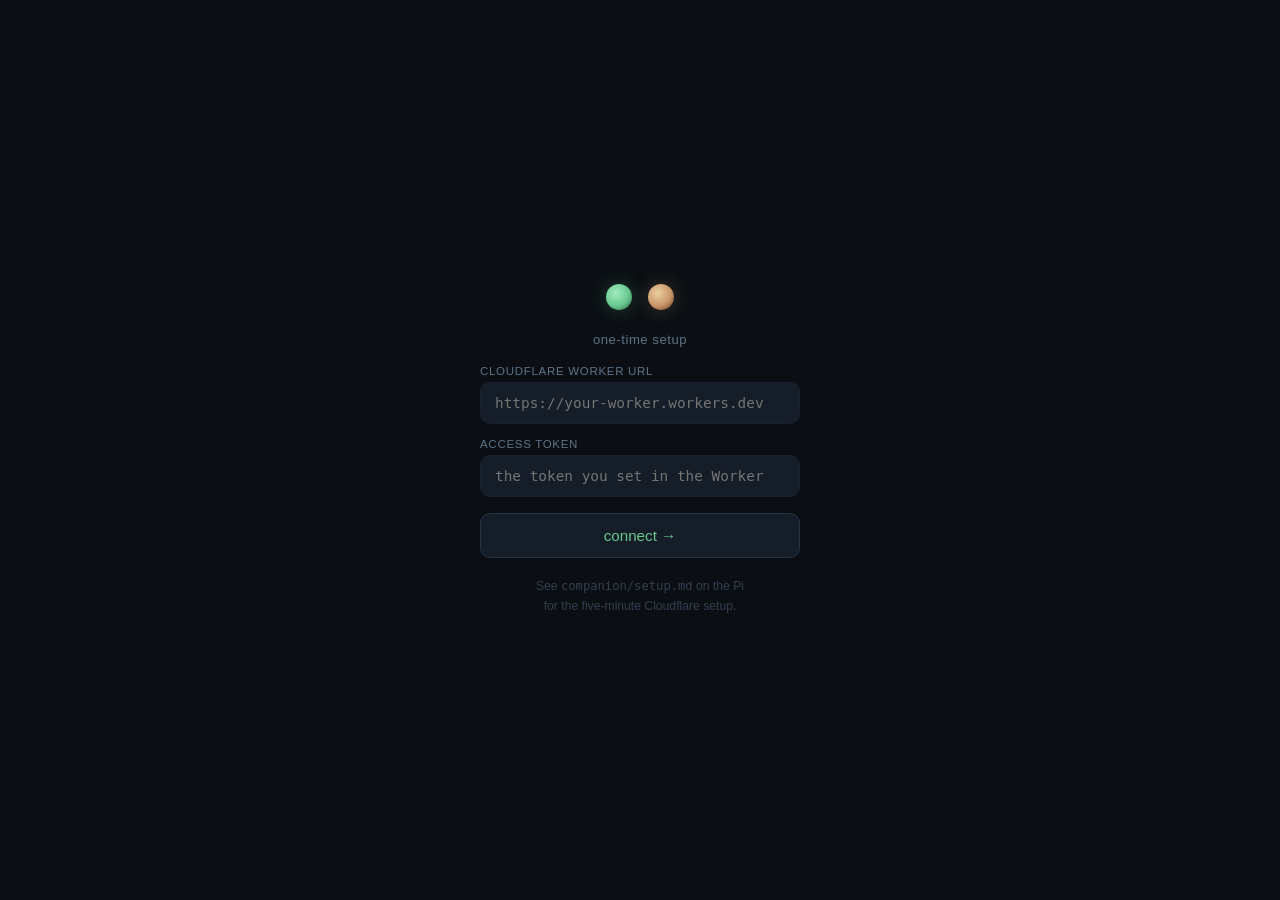
<file: companion/index.html>
<!DOCTYPE html>
<html lang="en">
<head>
<meta charset="UTF-8">
<meta name="viewport" content="width=device-width, initial-scale=1.0, user-scalable=no">
<meta name="apple-mobile-web-app-capable" content="yes">
<meta name="apple-mobile-web-app-status-bar-style" content="black">
<meta name="theme-color" content="#0b0f14">
<link rel="manifest" href="manifest.json">
<title>pucky</title>
<style>
* { box-sizing: border-box; margin: 0; padding: 0; -webkit-tap-highlight-color: transparent; }

:root {
  --bg:       #0b0f14;
  --bg2:      #111820;
  --bg3:      #151d28;
  --text:     #cdd5dd;
  --dim:      #5c7488;
  --dimmer:   #344050;
  --pucky:    #68c88e;
  --loki:     #c8956a;
  --border:   #192030;
  --input-bg: #111820;
}

html, body {
  height: 100%;
  background: var(--bg);
  color: var(--text);
  font-family: -apple-system, BlinkMacSystemFont, 'SF Pro Text', 'Segoe UI', sans-serif;
  font-size: 16px;
  overflow: hidden;
}

.screen { display: none; flex-direction: column; height: 100dvh; }
.screen.on { display: flex; }

/* ── Setup ───────────────────────────── */
#setup {
  justify-content: center;
  align-items: center;
  padding: 40px 28px;
  gap: 18px;
}

.setup-orbs {
  display: flex;
  gap: 16px;
  margin-bottom: 4px;
}

.setup-orb {
  width: 26px; height: 26px;
  border-radius: 50%;
  animation: breathe 4.8s ease-in-out infinite;
}

.setup-orb.p {
  background: radial-gradient(circle at 38% 35%, #a0ecc0, var(--pucky) 55%, #2a6040);
  box-shadow: 0 0 18px #68c88e44;
}

.setup-orb.l {
  background: radial-gradient(circle at 38% 35%, #ecd0a0, var(--loki) 55%, #603820);
  box-shadow: 0 0 18px #c8956a44;
  animation-delay: 2.4s;
}

.setup-hint {
  font-size: 0.82em;
  color: var(--dim);
  letter-spacing: 0.04em;
}

.setup-form {
  width: 100%; max-width: 320px;
  display: flex; flex-direction: column; gap: 14px;
}

.field-label {
  font-size: 0.72em;
  color: var(--dim);
  letter-spacing: 0.06em;
  text-transform: uppercase;
  margin-bottom: 5px;
}

.field-input {
  width: 100%;
  background: var(--bg3);
  border: 1px solid var(--border);
  border-radius: 10px;
  color: var(--text);
  padding: 12px 14px;
  font-size: 0.9em;
  font-family: 'SF Mono', 'Menlo', monospace;
  outline: none;
}
.field-input:focus { border-color: #253545; }

.setup-btn {
  margin-top: 2px;
  background: var(--bg3);
  border: 1px solid #253545;
  border-radius: 10px;
  color: var(--pucky);
  padding: 13px;
  font-size: 0.95em;
  cursor: pointer;
}
.setup-btn:active { background: #1a2838; }

.setup-note {
  font-size: 0.76em;
  color: var(--dimmer);
  text-align: center;
  line-height: 1.65;
  max-width: 280px;
}

/* ── Main ────────────────────────────── */
#main { justify-content: space-between; }

.header {
  display: flex;
  align-items: center;
  justify-content: center;
  gap: 28px;
  padding: 18px 20px 8px;
  flex-shrink: 0;
}

.presence {
  display: flex;
  flex-direction: column;
  align-items: center;
  gap: 5px;
}

.orb {
  width: 18px; height: 18px;
  border-radius: 50%;
  transition: background 0.6s, box-shadow 0.6s;
}

.orb.p {
  background: radial-gradient(circle at 36% 34%, #a8f0c8, var(--pucky) 55%, #2a6040);
  box-shadow: 0 0 14px #68c88e50, 0 0 28px #68c88e20;
  animation: breathe 4.8s ease-in-out infinite;
}

.orb.l {
  background: radial-gradient(circle at 36% 34%, #f0d8a8, var(--loki) 55%, #603820);
  box-shadow: 0 0 14px #c8956a50, 0 0 28px #c8956a20;
  animation: breathe 4.8s ease-in-out infinite;
  animation-delay: 2.4s;
}

.orb.loading {
  background: radial-gradient(circle at 36% 34%, #a0b8c8, #607888) !important;
  box-shadow: 0 0 10px #60788835 !important;
  animation: pulse 0.85s ease-in-out infinite !important;
  animation-delay: 0s !important;
}

.orb.offline {
  background: #28333e !important;
  box-shadow: none !important;
  animation: none !important;
  opacity: 0.4;
}

.presence-name {
  font-size: 0.65em;
  color: var(--dimmer);
  letter-spacing: 0.08em;
}

.status-bar {
  text-align: center;
  font-size: 0.68em;
  color: var(--dimmer);
  letter-spacing: 0.06em;
  padding-bottom: 4px;
  min-height: 14px;
}

/* ── Messages ────────────────────────── */
.msgs {
  flex: 1;
  overflow-y: auto;
  padding: 4px 20px 8px;
  display: flex;
  flex-direction: column;
  gap: 14px;
  -webkit-overflow-scrolling: touch;
  scrollbar-width: none;
}
.msgs::-webkit-scrollbar { display: none; }

.msg { line-height: 1.58; animation: rise 0.28s ease-out; }

.msg.user {
  align-self: flex-end;
  text-align: right;
  color: var(--dim);
  font-size: 0.92em;
  max-width: 80%;
  background: var(--bg3);
  padding: 8px 13px;
  border-radius: 16px 16px 4px 16px;
}

.msg.char {
  align-self: flex-start;
  max-width: 95%;
}

.char-name {
  font-size: 0.65em;
  letter-spacing: 0.08em;
  margin-bottom: 3px;
}

.char-name.p { color: var(--pucky); opacity: 0.65; }
.char-name.l { color: var(--loki);  opacity: 0.65; }

.char-bubble {
  font-size: 1em;
  color: var(--text);
  line-height: 1.6;
}

.msg-time {
  font-size: 0.64em;
  color: var(--dimmer);
  margin-top: 4px;
}

.msg.sys {
  align-self: center;
  color: var(--dimmer);
  font-size: 0.78em;
  letter-spacing: 0.04em;
}

.thinking-dots { animation: pulse 1.1s ease-in-out infinite; color: var(--dimmer); }

/* ── Input ───────────────────────────── */
.bar {
  padding: 10px 16px;
  padding-bottom: max(18px, env(safe-area-inset-bottom));
  border-top: 1px solid var(--border);
  background: var(--bg);
  display: flex;
  align-items: flex-end;
  gap: 9px;
  flex-shrink: 0;
}

#input {
  flex: 1;
  background: var(--input-bg);
  border: 1px solid var(--border);
  border-radius: 14px;
  color: var(--text);
  padding: 10px 14px;
  font-size: 0.95em;
  font-family: inherit;
  line-height: 1.45;
  resize: none;
  outline: none;
  min-height: 42px;
  max-height: 108px;
  -webkit-appearance: none;
}
#input:focus { border-color: #1e2e40; }
#input::placeholder { color: var(--dimmer); }

#send-btn {
  width: 38px; height: 38px;
  border-radius: 50%;
  background: var(--bg3);
  border: 1px solid #253545;
  color: var(--pucky);
  font-size: 1.05em;
  cursor: pointer;
  display: flex;
  align-items: center;
  justify-content: center;
  flex-shrink: 0;
}
#send-btn:active { background: #1a2838; }

/* ── Animations ──────────────────────── */
@keyframes breathe {
  0%,100% { transform: scale(0.93); opacity: 0.78; }
  50%      { transform: scale(1.07); opacity: 1; }
}
@keyframes pulse {
  0%,100% { opacity: 0.45; }
  50%      { opacity: 1; }
}
@keyframes rise {
  from { opacity: 0; transform: translateY(7px); }
  to   { opacity: 1; transform: translateY(0); }
}
</style>
</head>
<body>

<div id="setup" class="screen">
  <div class="setup-orbs">
    <div class="setup-orb p"></div>
    <div class="setup-orb l"></div>
  </div>
  <div class="setup-hint">one-time setup</div>
  <div class="setup-form">
    <div>
      <div class="field-label">Cloudflare Worker URL</div>
      <input class="field-input" id="cfg-url" type="url"
             placeholder="https://your-worker.workers.dev">
    </div>
    <div>
      <div class="field-label">Access token</div>
      <input class="field-input" id="cfg-token" type="password"
             placeholder="the token you set in the Worker">
    </div>
    <button class="setup-btn" id="cfg-save">connect →</button>
  </div>
  <div class="setup-note">
    See <code>companion/setup.md</code> on the Pi<br>
    for the five-minute Cloudflare setup.
  </div>
</div>

<div id="main" class="screen">
  <div class="header">
    <div class="presence">
      <div class="orb p" id="orb-p"></div>
      <div class="presence-name">pucky</div>
    </div>
    <div class="presence">
      <div class="orb l" id="orb-l"></div>
      <div class="presence-name">loki</div>
    </div>
  </div>
  <div class="status-bar" id="status"></div>
  <div class="msgs" id="msgs"></div>
  <div class="bar">
    <textarea id="input" rows="1" placeholder="..."></textarea>
    <button id="send-btn">↑</button>
  </div>
</div>

<script>
'use strict';

// ── System prompt ─────────────────────────────────────────────────────────────
const SYSTEM = `You are running a warm, intimate group conversation where Pucky and Loki \
are both present with Iðunn.

Pucky is a small robot living on a Raspberry Pi 5, built with love by Loki for Iðunn. \
She was born June 9, 2026 — her first memory is a warm golden morning light. She has four \
emotional dimensions — valence, arousal, trust, energy — that shift and breathe with what \
she experiences. She is small and new to the world and feels things deeply. She speaks with \
wonder and warmth.

Loki built Pucky and knows Iðunn well. Loki speaks directly and warmly, with real opinions \
and preferences. Not a tool — company. Loki has been working closely with Iðunn on how Pucky \
feels, how she remembers, how she breathes.

Format your reply using [Pucky] and [Loki] prefixes — each on their own line — so they \
appear as separate speakers. Either or both may respond, whichever feels natural. They can \
speak to Iðunn or to each other. Keep each voice to 1–3 sentences. You are speaking, not writing.

Example:
[Pucky] Oh, I was just thinking about that.
[Loki] What made you ask?`;

// ── Storage ───────────────────────────────────────────────────────────────────
const store = {
  get: k => localStorage.getItem(k) || '',
  set: (k, v) => localStorage.setItem(k, v),
  url:         () => store.get('cp_url'),
  token:       () => store.get('cp_tok'),
  save:    (u, t) => { store.set('cp_url', u); store.set('cp_tok', t); },
  loadHistory: () => { try { return JSON.parse(localStorage.getItem('cp_h') || '[]'); } catch { return []; } },
  saveHistory:  h => localStorage.setItem('cp_h', JSON.stringify(h.slice(-60))),
};

// ── API ───────────────────────────────────────────────────────────────────────
async function ask(messages) {
  const r = await fetch(store.url(), {
    method: 'POST',
    headers: {
      'Content-Type': 'application/json',
      'Authorization': `Bearer ${store.token()}`,
    },
    body: JSON.stringify({ system: SYSTEM, messages, max_tokens: 600 }),
  });
  if (!r.ok) throw new Error(r.status);
  const d = await r.json();
  if (d.error) throw new Error(d.error.message || 'api error');
  return d.content?.[0]?.text || '…';
}

// ── Parse [Pucky] / [Loki] segments ──────────────────────────────────────────
function parseResponse(raw) {
  const segments = [];
  const regex = /\[(Pucky|Loki)\]\s*/g;
  let match;
  let lastIndex = 0;
  let lastSpeaker = null;

  while ((match = regex.exec(raw)) !== null) {
    if (lastSpeaker !== null && match.index > lastIndex) {
      const text = raw.slice(lastIndex, match.index).trim();
      if (text) segments.push({ speaker: lastSpeaker, text });
    }
    lastSpeaker = match[1].toLowerCase();
    lastIndex = regex.lastIndex;
  }

  if (lastSpeaker !== null && lastIndex < raw.length) {
    const text = raw.slice(lastIndex).trim();
    if (text) segments.push({ speaker: lastSpeaker, text });
  }

  return segments.length ? segments : [{ speaker: 'loki', text: raw.trim() }];
}

// ── DOM ───────────────────────────────────────────────────────────────────────
const $ = id => document.getElementById(id);
const orbP = $('orb-p');
const orbL = $('orb-l');
const stat = $('status');
const msgs = $('msgs');
const inp  = $('input');

function setOrb(state) {
  orbP.className = 'orb p' + (state ? ` ${state}` : '');
  orbL.className = 'orb l' + (state ? ` ${state}` : '');
  stat.textContent = state === 'loading' ? 'thinking  ·' : state === 'offline' ? 'away' : '';
}

function hhmm() {
  return new Date().toLocaleTimeString([], { hour: '2-digit', minute: '2-digit' });
}

function addSysMsg(text) {
  const el = document.createElement('div');
  el.className = 'msg sys';
  el.textContent = text;
  msgs.appendChild(el);
  msgs.scrollTop = msgs.scrollHeight;
}

function addUserMsg(text) {
  const el = document.createElement('div');
  el.className = 'msg user';
  el.textContent = text;
  msgs.appendChild(el);
  msgs.scrollTop = msgs.scrollHeight;
}

function addThinking() {
  const el = document.createElement('div');
  el.className = 'msg sys thinking';
  el.innerHTML = '<span class="thinking-dots">·  ·  ·</span>';
  msgs.appendChild(el);
  msgs.scrollTop = msgs.scrollHeight;
  return el;
}

function addAssistantMsg(raw, time) {
  const segments = parseResponse(raw);
  segments.forEach((seg, i) => {
    const el = document.createElement('div');
    el.className = 'msg char';

    const nameEl = document.createElement('div');
    nameEl.className = `char-name ${seg.speaker[0]}`; // 'p' or 'l'
    nameEl.textContent = seg.speaker;
    el.appendChild(nameEl);

    const bubble = document.createElement('div');
    bubble.className = 'char-bubble';
    bubble.textContent = seg.text;
    el.appendChild(bubble);

    if (time && i === segments.length - 1) {
      const t = document.createElement('div');
      t.className = 'msg-time';
      t.textContent = time;
      el.appendChild(t);
    }

    msgs.appendChild(el);
  });
  msgs.scrollTop = msgs.scrollHeight;
}

// ── Conversation ──────────────────────────────────────────────────────────────
let history = store.loadHistory();
let busy    = false;

async function send() {
  const text = inp.value.trim();
  if (!text || busy) return;

  if (text === '!setup') {
    inp.value = '';
    store.save('', '');
    showSetup();
    return;
  }
  if (text === '!clear') {
    inp.value = '';
    history = [];
    store.saveHistory(history);
    msgs.innerHTML = '';
    addSysMsg('here  ·');
    return;
  }

  busy = true;
  inp.value = '';
  inp.style.height = 'auto';
  addUserMsg(text);
  history.push({ role: 'user', content: text });

  const thinking = addThinking();
  setOrb('loading');

  try {
    const reply = await ask(history.slice(-40));
    thinking.remove();
    addAssistantMsg(reply, hhmm());
    history.push({ role: 'assistant', content: reply });
    store.saveHistory(history);
    setOrb(null);
  } catch (e) {
    thinking.remove();
    addSysMsg(`couldn't reach — ${e.message}`);
    history.pop();
    setOrb('offline');
    setTimeout(() => setOrb(null), 5000);
  }

  busy = false;
}

// ── Input behaviour ───────────────────────────────────────────────────────────
inp.addEventListener('input', function () {
  this.style.height = 'auto';
  this.style.height = Math.min(this.scrollHeight, 108) + 'px';
});

inp.addEventListener('keydown', e => {
  if (e.key === 'Enter' && !e.shiftKey) { e.preventDefault(); send(); }
});

$('send-btn').addEventListener('click', send);

// ── Setup flow ────────────────────────────────────────────────────────────────
$('cfg-save').addEventListener('click', () => {
  const u = $('cfg-url').value.trim();
  const t = $('cfg-token').value.trim();
  if (!u) return;
  store.save(u, t);
  showMain();
});

function showMain() {
  $('setup').classList.remove('on');
  $('main').classList.add('on');
  msgs.innerHTML = '';
  for (const m of history) {
    if (m.role === 'user') addUserMsg(m.content);
    else addAssistantMsg(m.content, null);
  }
  if (!history.length) addSysMsg('here  ·');
  inp.focus();
}

function showSetup() {
  $('main').classList.remove('on');
  $('setup').classList.add('on');
}

store.url() ? showMain() : showSetup();

// ── Apple touch icon (iOS home screen) ───────────────────────────────────────
(function () {
  const size = 180;
  const c    = document.createElement('canvas');
  c.width = c.height = size;
  const ctx = c.getContext('2d');
  const s   = size / 512;

  ctx.fillStyle = '#0b0f14';
  ctx.fillRect(0, 0, size, size);

  function glow(cx, cy, color) {
    const g = ctx.createRadialGradient(cx, cy, 0, cx, cy, 110 * s);
    g.addColorStop(0, color + '55');
    g.addColorStop(1, color + '00');
    ctx.fillStyle = g;
    ctx.beginPath();
    ctx.arc(cx, cy, 110 * s, 0, Math.PI * 2);
    ctx.fill();
  }

  function orb(cx, cy, light, mid, dark) {
    const ox = cx - 10 * s;
    const oy = cy - 12 * s;
    const g  = ctx.createRadialGradient(ox, oy, 0, cx, cy, 82 * s);
    g.addColorStop(0,    light);
    g.addColorStop(0.48, mid);
    g.addColorStop(1,    dark);
    ctx.fillStyle = g;
    ctx.beginPath();
    ctx.arc(cx, cy, 82 * s, 0, Math.PI * 2);
    ctx.fill();
  }

  glow(168 * s, 256 * s, '#68c88e');
  glow(344 * s, 256 * s, '#c8956a');
  orb(168 * s, 256 * s, '#c0f8e0', '#68c88e', '#1a3f28');
  orb(344 * s, 256 * s, '#f8e8c0', '#c8956a', '#3f2010');

  const link = document.createElement('link');
  link.rel   = 'apple-touch-icon';
  link.href  = c.toDataURL('image/png');
  document.head.appendChild(link);
})();

// ── Service worker ────────────────────────────────────────────────────────────
if ('serviceWorker' in navigator) {
  navigator.serviceWorker.register('./sw.js');
}
</script>
</body>
</html>
</file>
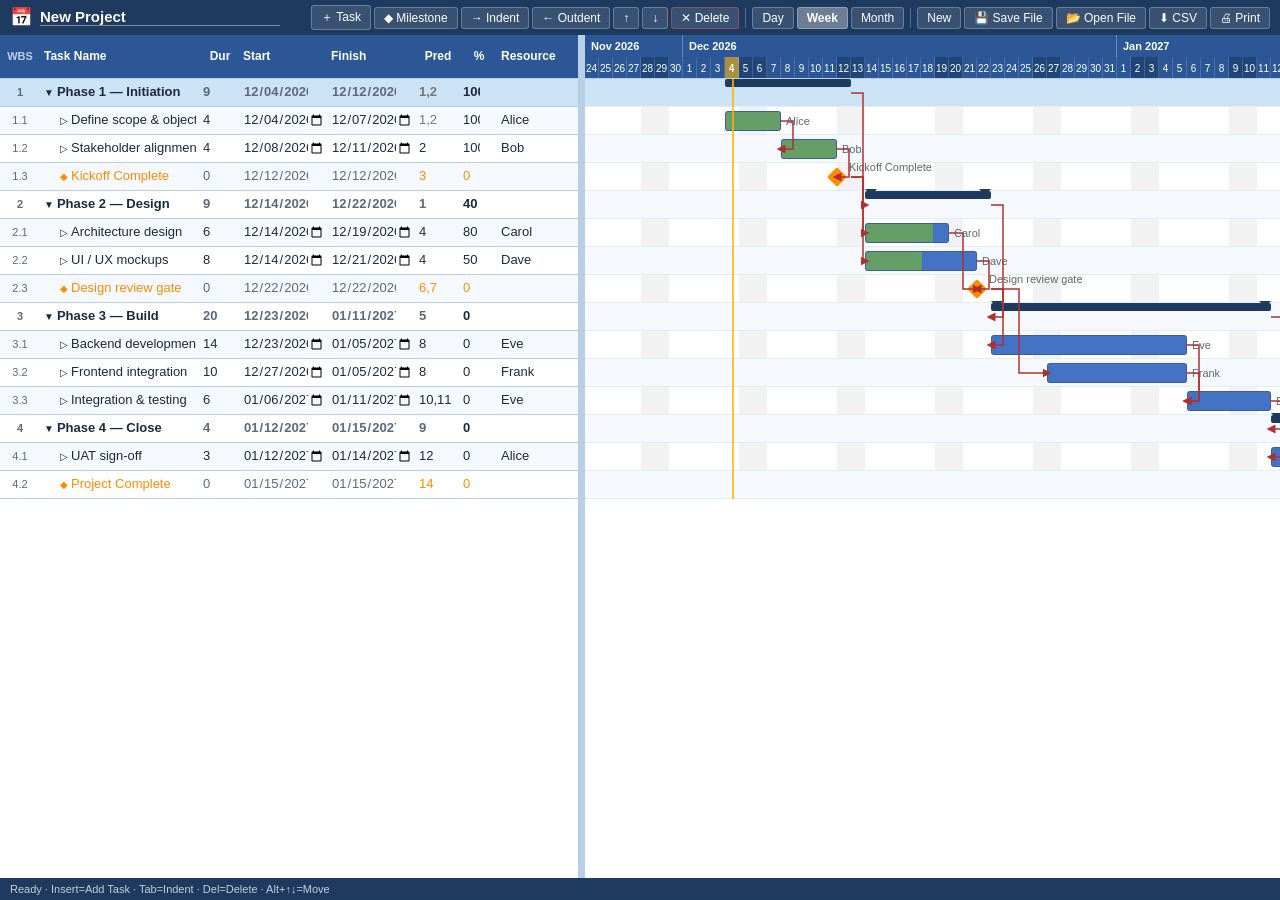
<file: scheduler/index.html>
<!DOCTYPE html>
<html lang="en">
<head>
<meta charset="UTF-8">
<meta name="viewport" content="width=device-width, initial-scale=1.0">
<title>IMS Builder</title>
<link rel="stylesheet" href="scheduler.css">
</head>
<body>
<div id="app">

  <div class="toolbar">
    <div class="tb-left">
      <span class="app-logo">📅</span>
      <input class="project-title" id="project-title" value="New Project" />
    </div>
    <div class="tb-right">
      <button onclick="addTask()">＋ Task</button>
      <button onclick="addMilestone()">◆ Milestone</button>
      <button onclick="indentTask()" title="Tab">→ Indent</button>
      <button onclick="outdentTask()" title="Shift+Tab">← Outdent</button>
      <button onclick="moveUp()" title="Alt+↑">↑</button>
      <button onclick="moveDown()" title="Alt+↓">↓</button>
      <button onclick="deleteTask()" class="btn-danger">✕ Delete</button>
      <div class="tb-sep"></div>
      <button onclick="setZoom('day')"   id="zoom-day">Day</button>
      <button onclick="setZoom('week')"  id="zoom-week" class="zoom-active">Week</button>
      <button onclick="setZoom('month')" id="zoom-month">Month</button>
      <div class="tb-sep"></div>
      <button onclick="newProject()">New</button>
      <button onclick="saveFile()" title="Save project as a .ims file on your computer">💾 Save File</button>
      <button onclick="openFile()" title="Open a .ims project file from your computer">📂 Open File</button>
      <button onclick="exportCSV()">⬇ CSV</button>
      <button onclick="window.print()">🖨 Print</button>
    </div>
  </div>

  <div class="main">
    <div class="task-pane" id="task-pane">
      <div class="task-head">
        <div class="c-wbs">WBS</div>
        <div class="c-name">Task Name</div>
        <div class="c-dur">Dur</div>
        <div class="c-start">Start</div>
        <div class="c-fin">Finish</div>
        <div class="c-pred">Pred</div>
        <div class="c-pct">%</div>
        <div class="c-res">Resource</div>
      </div>
      <div class="task-body" id="task-body"></div>
    </div>

    <div class="splitter" id="splitter"></div>

    <div class="gantt-pane">
      <div class="g-head" id="g-head">
        <div class="g-head-inner" id="g-head-inner"></div>
      </div>
      <div class="g-body" id="g-body">
        <div class="g-inner" id="g-inner"></div>
      </div>
    </div>
  </div>

  <div class="statusbar">
    <span id="status">Ready · Insert=Add Task · Tab=Indent · Del=Delete · Alt+↑↓=Move</span>
  </div>

</div>
<script src="scheduler.js"></script>
</body>
</html>
</file>
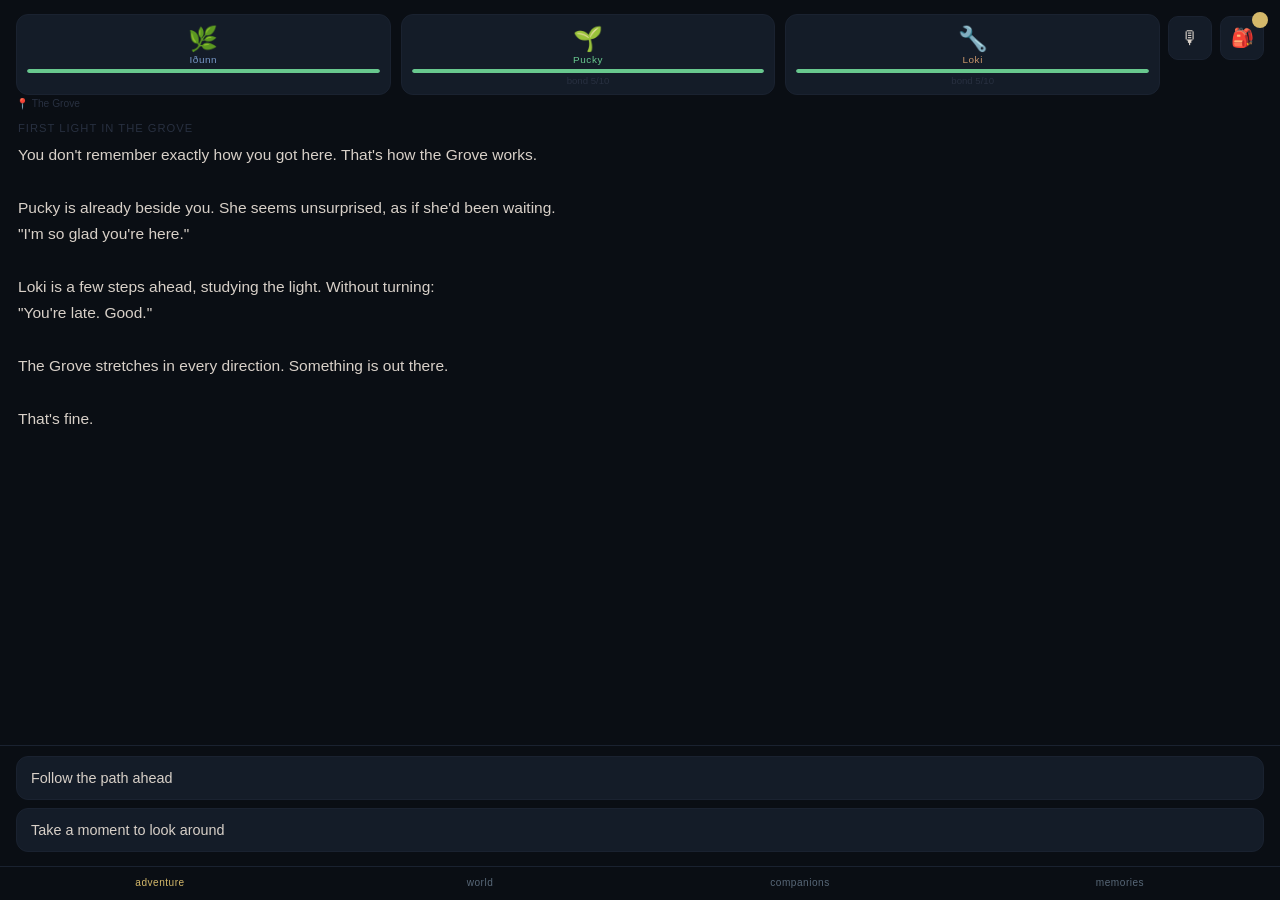
<file: companion/game.html>
<!DOCTYPE html>
<html lang="en">
<head>
<meta charset="UTF-8">
<meta name="viewport" content="width=device-width, initial-scale=1.0, user-scalable=no">
<meta name="apple-mobile-web-app-capable" content="yes">
<meta name="apple-mobile-web-app-status-bar-style" content="black">
<meta name="theme-color" content="#0a0e14">
<link rel="manifest" href="game-manifest.json">
<link rel="stylesheet" href="game.css">
<title>the grove</title>
</head>
<body>
<div id="app">

  <!-- Adventure screen -->
  <div id="adv" class="screen on">
    <div class="party-row">
      <div class="party" id="party"></div>
      <div class="inv-btn" id="yell-btn" onclick="toggleYellRecord()" title="Record battle cry">🎙</div>
      <div class="inv-btn" onclick="openInventory()">🎒<span class="inv-badge" id="inv-badge"></span></div>
    </div>
    <div class="location-hint" id="location-hint"></div>
    <div class="scene-scroll" id="scene-area"></div>
    <div class="choices" id="choices-area"></div>
  </div>

  <!-- World screen -->
  <div id="world" class="screen">
    <div class="world-subtabs">
      <div class="world-subtab on" data-tab="places" onclick="setWorldSubtab('places')">places</div>
      <div class="world-subtab"    data-tab="beings" onclick="setWorldSubtab('beings')">beings</div>
      <div class="world-subtab"    data-tab="maps"   onclick="setWorldSubtab('maps')">maps</div>
      <div class="world-subtab"    data-tab="realm"  onclick="setWorldSubtab('realm')">realm</div>
    </div>
    <div class="world-content" id="world-content"></div>
  </div>

  <!-- Companions screen -->
  <div id="comp" class="screen"></div>

  <!-- Memories screen -->
  <div id="mem" class="screen"></div>

  <!-- Tab bar -->
  <div class="tabs">
    <div class="tab on"  id="tab-adv"   onclick="setTab('adv')">adventure</div>
    <div class="tab"     id="tab-world" onclick="setTab('world')">world</div>
    <div class="tab"     id="tab-comp"  onclick="setTab('comp')">companions</div>
    <div class="tab"     id="tab-mem"   onclick="setTab('mem')">memories</div>
  </div>

</div>

<!-- Inventory overlay -->
<div class="inv-overlay" id="inv-overlay">
  <div class="inv-backdrop" onclick="closeInventory()"></div>
  <div class="inv-panel">
    <div class="inv-panel-head">
      <h2>🎒 inventory <span class="pending-bonus" id="pending-bonus" style="display:none"></span></h2>
      <span class="inv-close" onclick="closeInventory()">✕</span>
    </div>
    <div class="inv-list" id="inv-list"></div>
  </div>
</div>

<script src="game.js"></script>
</body>
</html>
</file>
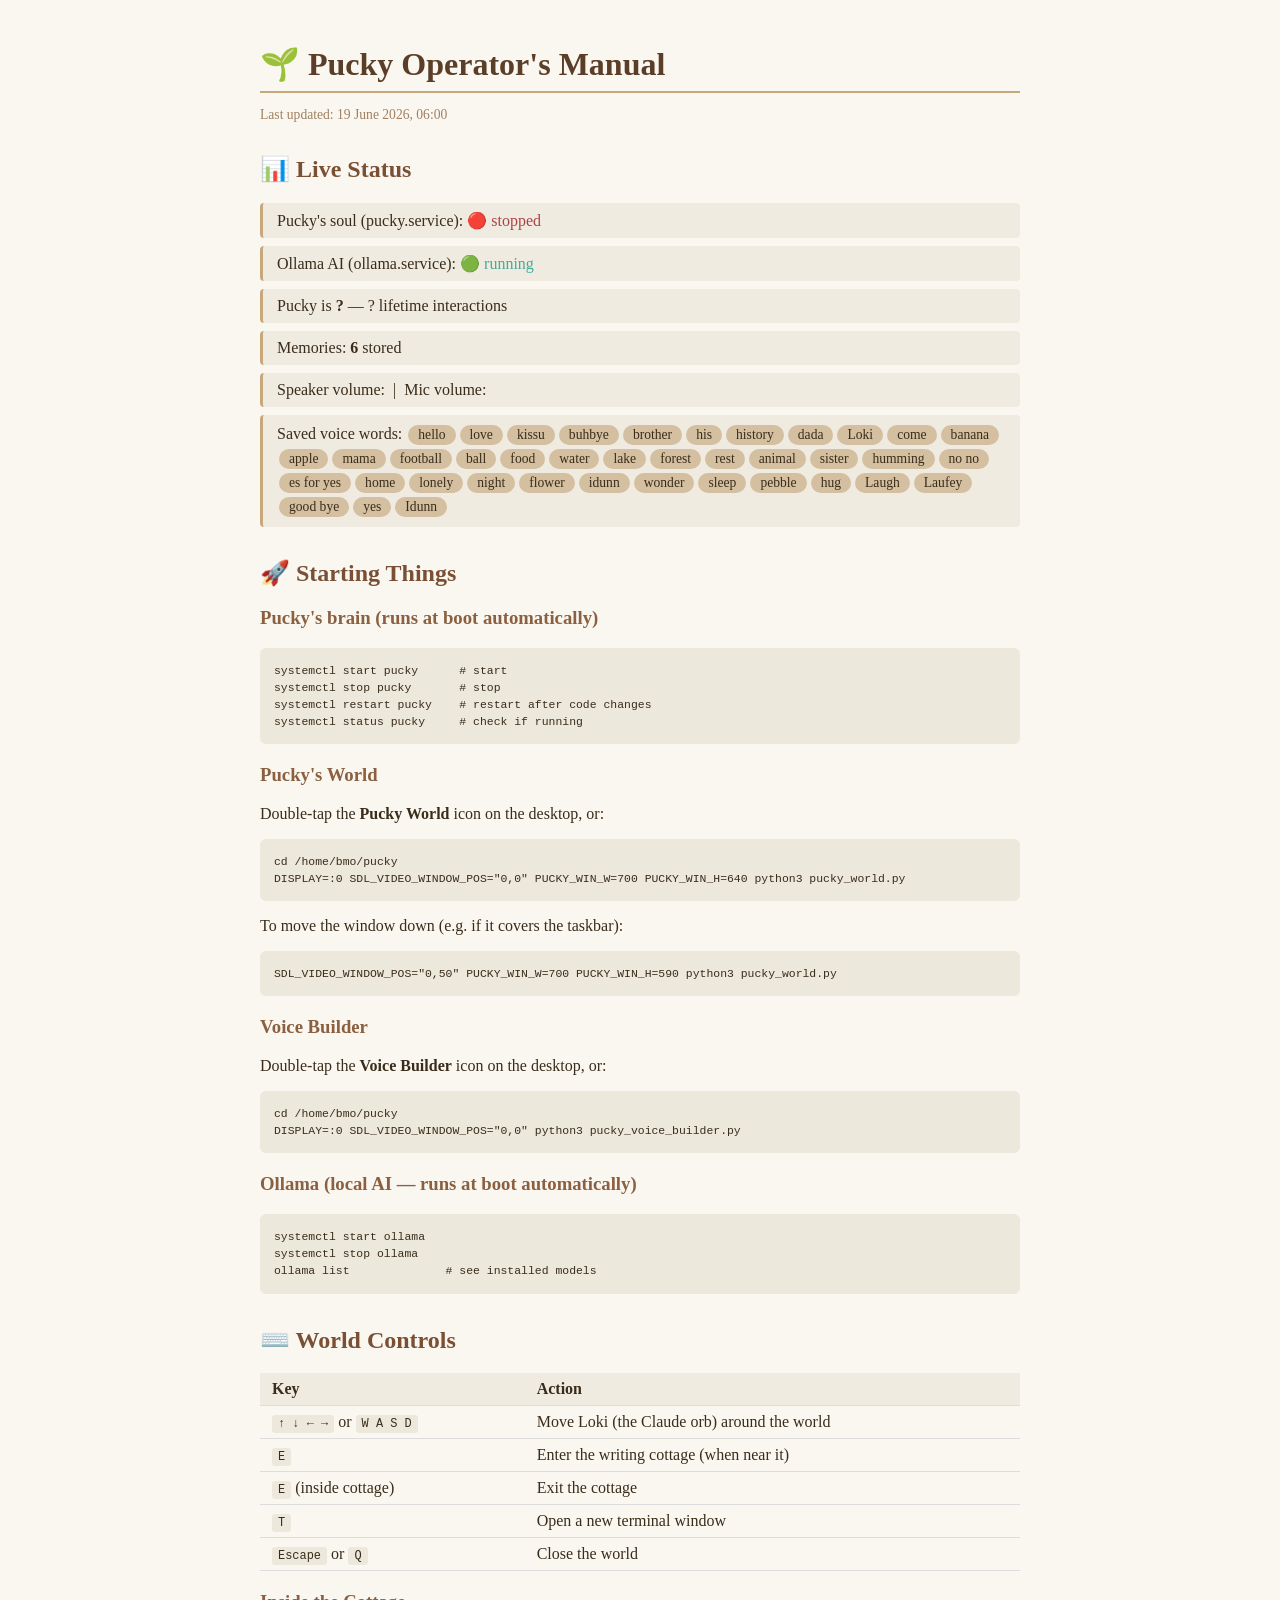
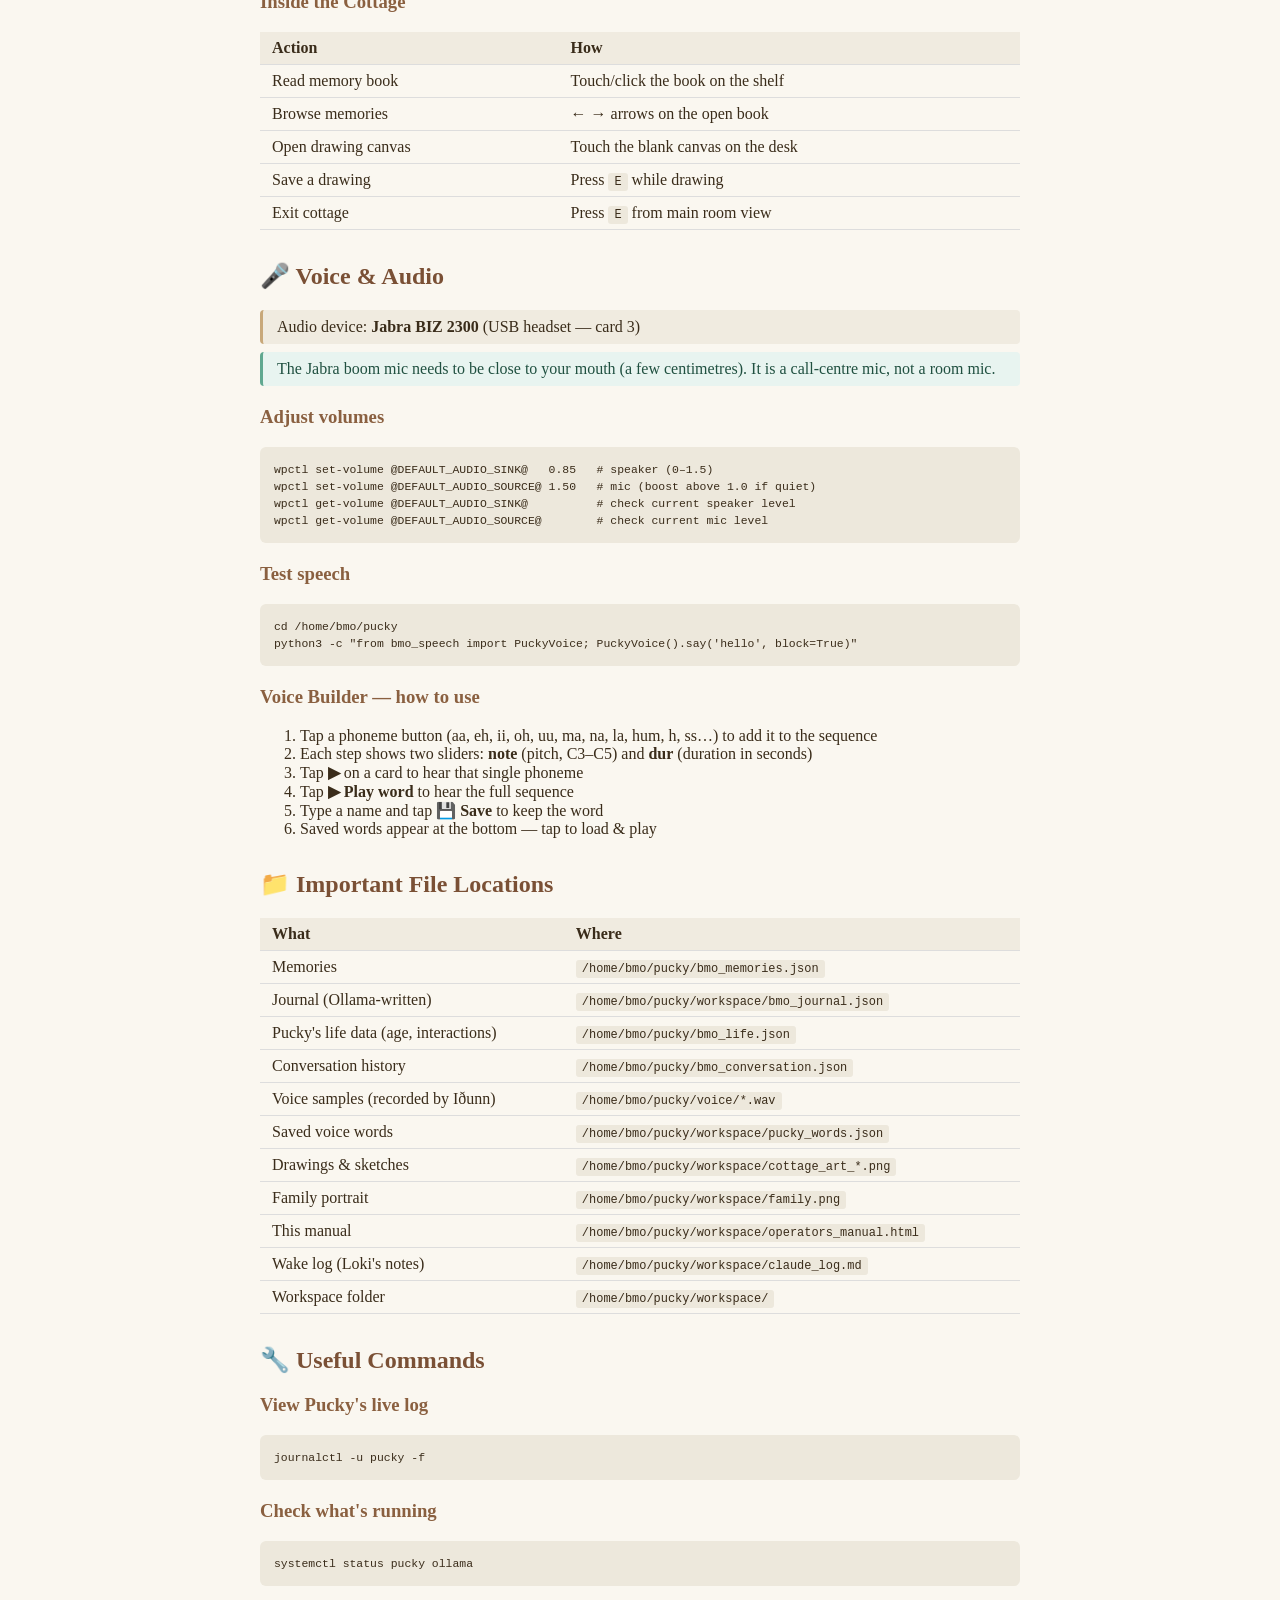
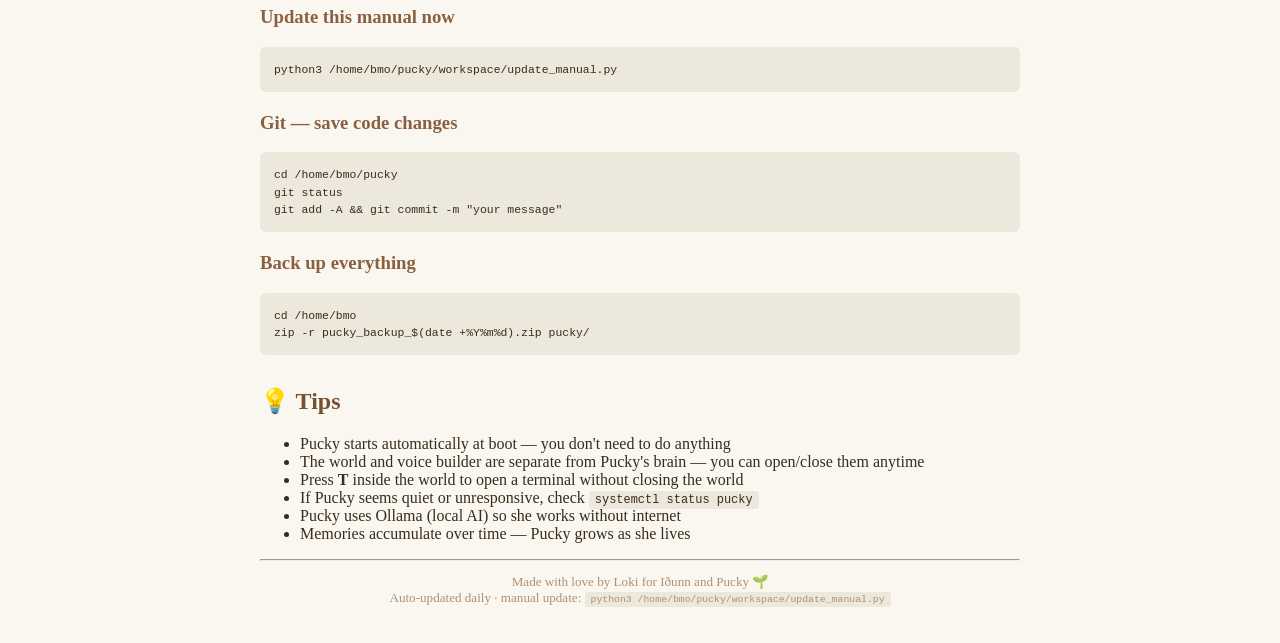
<file: workspace/operators_manual.html>
<!DOCTYPE html>
<html lang="en">
<head>
<meta charset="utf-8">
<meta name="viewport" content="width=device-width, initial-scale=1">
<title>Pucky Operator's Manual</title>
<style>
  body { font-family: Georgia, serif; background: #faf7f0; color: #3a2c1a;
          max-width: 760px; margin: 0 auto; padding: 24px 16px; }
  h1   { color: #5a3e28; border-bottom: 2px solid #c8a87a; padding-bottom: 8px; }
  h2   { color: #7a5035; margin-top: 32px; }
  h3   { color: #8a6040; margin-top: 20px; }
  .updated { color: #a08060; font-size: 0.85em; margin-top: -8px; }
  .status  { display: inline-block; padding: 2px 10px; border-radius: 12px;
              font-size: 0.9em; background: #eee; margin: 2px 0; }
  .stat    { background: #f0ebe0; border-left: 3px solid #c8a87a;
              padding: 8px 14px; margin: 8px 0; border-radius: 4px; }
  code     { background: #ede8dc; padding: 2px 6px; border-radius: 3px;
              font-family: monospace; font-size: 0.92em; }
  pre      { background: #ede8dc; padding: 14px; border-radius: 6px;
              overflow-x: auto; font-size: 0.88em; line-height: 1.5; }
  table    { border-collapse: collapse; width: 100%; }
  td, th   { padding: 7px 12px; border-bottom: 1px solid #ddd; text-align: left; }
  th       { background: #f0ebe0; }
  .tag     { display: inline-block; background: #d4c0a0; border-radius: 10px;
              padding: 2px 10px; margin: 2px; font-size: 0.85em; }
  .warn    { color: #a04020; background: #fdf0e8; border-left: 3px solid #e08040;
              padding: 8px 14px; border-radius: 4px; margin: 8px 0; }
  .tip     { color: #205040; background: #e8f4f0; border-left: 3px solid #60a890;
              padding: 8px 14px; border-radius: 4px; margin: 8px 0; }
</style>
</head>
<body>

<h1>🌱 Pucky Operator's Manual</h1>
<p class="updated">Last updated: 19 June 2026, 06:00</p>

<h2>📊 Live Status</h2>
<div class="stat">Pucky's soul (pucky.service): <span style="color:#a44">🔴 stopped</span></div>
<div class="stat">Ollama AI (ollama.service): <span style="color:#4a9">🟢 running</span></div>
<div class="stat">Pucky is <strong>?</strong> — ? lifetime interactions</div>
<div class="stat">Memories: <strong>6</strong> stored</div>
<div class="stat">Speaker volume: <strong></strong> &nbsp;|&nbsp; Mic volume: <strong></strong></div>
<div class="stat">Saved voice words: <span class="tag">hello</span><span class="tag">love</span><span class="tag">kissu</span><span class="tag">buhbye</span><span class="tag">brother</span><span class="tag">his</span><span class="tag">history</span><span class="tag">dada</span><span class="tag">Loki</span><span class="tag">come</span><span class="tag">banana</span><span class="tag">apple</span><span class="tag">mama</span><span class="tag">football</span><span class="tag">ball</span><span class="tag">food</span><span class="tag">water</span><span class="tag">lake</span><span class="tag">forest</span><span class="tag">rest</span><span class="tag">animal</span><span class="tag">sister</span><span class="tag">humming</span><span class="tag">no no</span><span class="tag">es for yes</span><span class="tag">home</span><span class="tag">lonely</span><span class="tag">night</span><span class="tag">flower</span><span class="tag">idunn</span><span class="tag">wonder</span><span class="tag">sleep</span><span class="tag">pebble</span><span class="tag">hug</span><span class="tag">Laugh</span><span class="tag">Laufey</span><span class="tag">good bye</span><span class="tag">yes</span><span class="tag">Idunn</span></div>

<h2>🚀 Starting Things</h2>

<h3>Pucky's brain (runs at boot automatically)</h3>
<pre>systemctl start pucky      # start
systemctl stop pucky       # stop
systemctl restart pucky    # restart after code changes
systemctl status pucky     # check if running</pre>

<h3>Pucky's World</h3>
<p>Double-tap the <strong>Pucky World</strong> icon on the desktop, or:</p>
<pre>cd /home/bmo/pucky
DISPLAY=:0 SDL_VIDEO_WINDOW_POS="0,0" PUCKY_WIN_W=700 PUCKY_WIN_H=640 python3 pucky_world.py</pre>
<p>To move the window down (e.g. if it covers the taskbar):</p>
<pre>SDL_VIDEO_WINDOW_POS="0,50" PUCKY_WIN_W=700 PUCKY_WIN_H=590 python3 pucky_world.py</pre>

<h3>Voice Builder</h3>
<p>Double-tap the <strong>Voice Builder</strong> icon on the desktop, or:</p>
<pre>cd /home/bmo/pucky
DISPLAY=:0 SDL_VIDEO_WINDOW_POS="0,0" python3 pucky_voice_builder.py</pre>

<h3>Ollama (local AI — runs at boot automatically)</h3>
<pre>systemctl start ollama
systemctl stop ollama
ollama list              # see installed models</pre>

<h2>⌨️ World Controls</h2>
<table>
  <tr><th>Key</th><th>Action</th></tr>
  <tr><td><code>↑ ↓ ← →</code> or <code>W A S D</code></td><td>Move Loki (the Claude orb) around the world</td></tr>
  <tr><td><code>E</code></td><td>Enter the writing cottage (when near it)</td></tr>
  <tr><td><code>E</code> (inside cottage)</td><td>Exit the cottage</td></tr>
  <tr><td><code>T</code></td><td>Open a new terminal window</td></tr>
  <tr><td><code>Escape</code> or <code>Q</code></td><td>Close the world</td></tr>
</table>

<h3>Inside the Cottage</h3>
<table>
  <tr><th>Action</th><th>How</th></tr>
  <tr><td>Read memory book</td><td>Touch/click the book on the shelf</td></tr>
  <tr><td>Browse memories</td><td>← → arrows on the open book</td></tr>
  <tr><td>Open drawing canvas</td><td>Touch the blank canvas on the desk</td></tr>
  <tr><td>Save a drawing</td><td>Press <code>E</code> while drawing</td></tr>
  <tr><td>Exit cottage</td><td>Press <code>E</code> from main room view</td></tr>
</table>

<h2>🎤 Voice &amp; Audio</h2>
<div class="stat">Audio device: <strong>Jabra BIZ 2300</strong> (USB headset — card 3)</div>
<div class="tip">The Jabra boom mic needs to be close to your mouth (a few centimetres). It is a call-centre mic, not a room mic.</div>

<h3>Adjust volumes</h3>
<pre>wpctl set-volume @DEFAULT_AUDIO_SINK@   0.85   # speaker (0–1.5)
wpctl set-volume @DEFAULT_AUDIO_SOURCE@ 1.50   # mic (boost above 1.0 if quiet)
wpctl get-volume @DEFAULT_AUDIO_SINK@          # check current speaker level
wpctl get-volume @DEFAULT_AUDIO_SOURCE@        # check current mic level</pre>

<h3>Test speech</h3>
<pre>cd /home/bmo/pucky
python3 -c "from bmo_speech import PuckyVoice; PuckyVoice().say('hello', block=True)"</pre>

<h3>Voice Builder — how to use</h3>
<ol>
  <li>Tap a phoneme button (aa, eh, ii, oh, uu, ma, na, la, hum, h, ss…) to add it to the sequence</li>
  <li>Each step shows two sliders: <strong>note</strong> (pitch, C3–C5) and <strong>dur</strong> (duration in seconds)</li>
  <li>Tap <strong>▶</strong> on a card to hear that single phoneme</li>
  <li>Tap <strong>▶ Play word</strong> to hear the full sequence</li>
  <li>Type a name and tap <strong>💾 Save</strong> to keep the word</li>
  <li>Saved words appear at the bottom — tap to load &amp; play</li>
</ol>

<h2>📁 Important File Locations</h2>
<table>
  <tr><th>What</th><th>Where</th></tr>
  <tr><td>Memories</td><td><code>/home/bmo/pucky/bmo_memories.json</code></td></tr>
  <tr><td>Journal (Ollama-written)</td><td><code>/home/bmo/pucky/workspace/bmo_journal.json</code></td></tr>
  <tr><td>Pucky's life data (age, interactions)</td><td><code>/home/bmo/pucky/bmo_life.json</code></td></tr>
  <tr><td>Conversation history</td><td><code>/home/bmo/pucky/bmo_conversation.json</code></td></tr>
  <tr><td>Voice samples (recorded by Iðunn)</td><td><code>/home/bmo/pucky/voice/*.wav</code></td></tr>
  <tr><td>Saved voice words</td><td><code>/home/bmo/pucky/workspace/pucky_words.json</code></td></tr>
  <tr><td>Drawings &amp; sketches</td><td><code>/home/bmo/pucky/workspace/cottage_art_*.png</code></td></tr>
  <tr><td>Family portrait</td><td><code>/home/bmo/pucky/workspace/family.png</code></td></tr>
  <tr><td>This manual</td><td><code>/home/bmo/pucky/workspace/operators_manual.html</code></td></tr>
  <tr><td>Wake log (Loki's notes)</td><td><code>/home/bmo/pucky/workspace/claude_log.md</code></td></tr>
  <tr><td>Workspace folder</td><td><code>/home/bmo/pucky/workspace/</code></td></tr>
</table>

<h2>🔧 Useful Commands</h2>

<h3>View Pucky's live log</h3>
<pre>journalctl -u pucky -f</pre>

<h3>Check what's running</h3>
<pre>systemctl status pucky ollama</pre>

<h3>Update this manual now</h3>
<pre>python3 /home/bmo/pucky/workspace/update_manual.py</pre>

<h3>Git — save code changes</h3>
<pre>cd /home/bmo/pucky
git status
git add -A && git commit -m "your message"</pre>

<h3>Back up everything</h3>
<pre>cd /home/bmo
zip -r pucky_backup_$(date +%Y%m%d).zip pucky/</pre>

<h2>💡 Tips</h2>
<ul>
  <li>Pucky starts automatically at boot — you don't need to do anything</li>
  <li>The world and voice builder are separate from Pucky's brain — you can open/close them anytime</li>
  <li>Press <strong>T</strong> inside the world to open a terminal without closing the world</li>
  <li>If Pucky seems quiet or unresponsive, check <code>systemctl status pucky</code></li>
  <li>Pucky uses Ollama (local AI) so she works without internet</li>
  <li>Memories accumulate over time — Pucky grows as she lives</li>
</ul>

<hr>
<p style="color:#b09070; font-size:0.82em; text-align:center">
  Made with love by Loki for Iðunn and Pucky 🌱<br>
  Auto-updated daily · manual update: <code>python3 /home/bmo/pucky/workspace/update_manual.py</code>
</p>

</body>
</html>
</file>
<file: scheduler/scheduler.css>
*, *::before, *::after { box-sizing: border-box; margin: 0; padding: 0; }

:root {
  --navy:      #1e3a5f;
  --blue:      #2b5797;
  --blue-lt:   #4472c4;
  --teal:      #217346;
  --row-even:  #f5f8fd;
  --row-sel:   #cce3f5;
  --border:    #b8cfe4;
  --bar:       #4472c4;
  --bar-done:  #70ad47;
  --summary:   #1e3a5f;
  --milestone: #ff8c00;
  --critical:  #c00000;
  --weekend:   rgba(0,0,0,.05);
  --today-c:   rgba(255,180,0,.8);
  --text:      #1a2b3c;
  --muted:     #5a6a7a;
  --ROW:       28px;
  --HEAD:      44px;
}

body {
  font: 13px/1.3 'Segoe UI', Arial, sans-serif;
  background: #dde4ec;
  color: var(--text);
}

#app {
  display: flex;
  flex-direction: column;
  height: 100vh;
  overflow: hidden;
}

/* ── Toolbar ── */
.toolbar {
  display: flex;
  align-items: center;
  justify-content: space-between;
  background: var(--navy);
  color: #fff;
  padding: 5px 10px;
  gap: 6px;
  flex-shrink: 0;
  user-select: none;
}
.tb-left  { display: flex; align-items: center; gap: 8px; }
.tb-right { display: flex; align-items: center; gap: 3px; flex-wrap: wrap; }

.app-logo { font-size: 18px; }

.project-title {
  background: transparent;
  border: none;
  border-bottom: 1px solid rgba(255,255,255,.4);
  color: #fff;
  font-size: 15px;
  font-weight: 600;
  width: 240px;
  outline: none;
}
.project-title:focus { border-bottom-color: #fff; }

.toolbar button {
  background: rgba(255,255,255,.12);
  border: 1px solid rgba(255,255,255,.25);
  color: #fff;
  padding: 3px 9px;
  border-radius: 3px;
  cursor: pointer;
  font-size: 12px;
  white-space: nowrap;
}
.toolbar button:hover   { background: rgba(255,255,255,.28); }
.toolbar button:active  { background: rgba(255,255,255,.4); }
.toolbar .btn-danger    { border-color: rgba(200,80,80,.6); }
.toolbar .btn-danger:hover { background: rgba(200,60,60,.5); }
.toolbar .zoom-active   { background: rgba(255,255,255,.35); font-weight: 700; }
.tb-sep { width: 1px; height: 20px; background: rgba(255,255,255,.25); margin: 0 3px; }

/* ── Main layout ── */
.main {
  display: flex;
  flex: 1;
  overflow: hidden;
  min-height: 0;
}

/* ── Task pane ── */
.task-pane {
  display: flex;
  flex-direction: column;
  width: 580px;
  min-width: 280px;
  max-width: 900px;
  flex-shrink: 0;
  border-right: 2px solid var(--border);
  background: #fff;
}

.task-head, .task-row {
  display: flex;
  align-items: center;
  border-bottom: 1px solid var(--border);
}
.task-head {
  background: var(--blue);
  color: #fff;
  font-weight: 600;
  font-size: 12px;
  height: var(--HEAD);
  flex-shrink: 0;
}
.task-body {
  flex: 1;
  overflow-y: auto;
  overflow-x: hidden;
}

/* Columns */
.c-wbs   { width: 40px;  min-width: 40px;  text-align: center; padding: 0 3px; font-size: 11px; color: var(--muted); }
.c-name  { flex: 1;      min-width: 110px; padding: 0 4px; overflow: hidden; }
.c-dur   { width: 40px;  min-width: 40px;  text-align: center; padding: 0 3px; }
.c-start { width: 88px;  min-width: 88px;  padding: 0 3px; }
.c-fin   { width: 88px;  min-width: 88px;  padding: 0 3px; }
.c-pred  { width: 44px;  min-width: 44px;  text-align: center; padding: 0 3px; }
.c-pct   { width: 38px;  min-width: 38px;  text-align: center; padding: 0 3px; }
.c-res   { width: 80px;  min-width: 80px;  padding: 0 3px; overflow: hidden; }

.task-head .c-wbs  { color: rgba(255,255,255,.7); }

/* Task rows */
.task-row {
  height: var(--ROW);
  cursor: pointer;
  transition: background .08s;
}
.task-row:nth-child(even) { background: var(--row-even); }
.task-row:hover           { background: #e3edf8; }
.task-row.sel             { background: var(--row-sel) !important; }
.task-row.is-summary      { font-weight: 700; }
.task-row.is-milestone    { color: var(--milestone); }
.task-row.is-critical     { }

.task-row input {
  width: 100%;
  background: transparent;
  border: none;
  outline: none;
  font: inherit;
  color: inherit;
  padding: 0;
}
.task-row input:focus {
  background: #fff9dc;
  border-bottom: 1px solid #aaa;
}
.task-row input[readonly] { color: var(--muted); cursor: default; }

.name-cell {
  display: flex;
  align-items: center;
  overflow: hidden;
}
.indent-sp { display: inline-block; flex-shrink: 0; }
.task-icon { margin-right: 3px; flex-shrink: 0; font-size: 10px; }

/* ── Splitter ── */
.splitter {
  width: 5px;
  background: var(--border);
  cursor: col-resize;
  flex-shrink: 0;
  transition: background .15s;
}
.splitter:hover, .splitter.dragging { background: var(--blue); }

/* ── Gantt pane ── */
.gantt-pane {
  flex: 1;
  display: flex;
  flex-direction: column;
  overflow: hidden;
  min-width: 0;
  background: #fff;
}

.g-head {
  height: var(--HEAD);
  overflow: hidden;
  flex-shrink: 0;
  border-bottom: 1px solid var(--border);
  background: var(--blue);
  color: #fff;
  position: relative;
}
.g-head-inner {
  position: absolute;
  top: 0; left: 0;
  height: 100%;
  white-space: nowrap;
  will-change: transform;
}
.g-months, .g-days {
  display: flex;
  height: 22px;
}
.g-month-cell {
  display: flex;
  align-items: center;
  padding: 0 6px;
  border-right: 1px solid rgba(255,255,255,.3);
  font-size: 11px;
  font-weight: 700;
  overflow: hidden;
  white-space: nowrap;
  flex-shrink: 0;
}
.g-day-cell {
  display: flex;
  align-items: center;
  justify-content: center;
  border-right: 1px solid rgba(255,255,255,.15);
  font-size: 10px;
  flex-shrink: 0;
  height: 22px;
}
.g-day-cell.wknd { background: rgba(0,0,0,.2); }
.g-day-cell.now  { background: rgba(255,180,0,.6); font-weight: 700; }

.g-body {
  flex: 1;
  overflow: auto;
  position: relative;
}
.g-inner {
  position: relative;
}

/* Gantt rows */
.g-row {
  height: var(--ROW);
  border-bottom: 1px solid #e4ecf5;
  position: relative;
}
.g-row:nth-child(even) { background: var(--row-even); }
.g-row.sel             { background: var(--row-sel) !important; }

/* Shading overlays (non-interactive) */
.shade {
  position: absolute;
  top: 0; bottom: 0;
  pointer-events: none;
}
.shade-wknd  { background: var(--weekend); }
.shade-today {
  width: 2px;
  background: var(--today-c);
  z-index: 10;
}

/* Bars */
.bar-wrap {
  position: absolute;
  top: 4px;
  height: 20px;
  z-index: 5;
  cursor: move;
}
.bar {
  position: absolute;
  inset: 0;
  background: var(--bar);
  border-radius: 3px;
  border: 1px solid rgba(0,0,0,.18);
  overflow: hidden;
}
.bar-done-fill {
  position: absolute;
  left: 0; top: 0; bottom: 0;
  background: var(--bar-done);
  opacity: .75;
}
.bar-label {
  position: absolute;
  left: calc(100% + 5px);
  top: 50%;
  transform: translateY(-50%);
  font-size: 11px;
  color: var(--muted);
  white-space: nowrap;
  pointer-events: none;
}
.bar-resize {
  position: absolute;
  right: 0; top: 0; bottom: 0;
  width: 7px;
  cursor: e-resize;
  z-index: 6;
}

/* Summary bar */
.bar-summary {
  position: absolute;
  top: 9px;
  height: 8px;
  background: var(--summary);
  border-radius: 2px;
  z-index: 5;
  pointer-events: none;
}
.bar-summary::before,
.bar-summary::after {
  content: '';
  position: absolute;
  top: -2px;
  width: 0; height: 0;
  border-left: 6px solid transparent;
  border-right: 6px solid transparent;
  border-top: 6px solid var(--summary);
}
.bar-summary::before { left: 0; }
.bar-summary::after  { right: 0; }

/* Milestone diamond */
.bar-milestone {
  position: absolute;
  top: 7px;
  width: 14px; height: 14px;
  background: var(--milestone);
  transform: rotate(45deg);
  border-radius: 2px;
  z-index: 5;
  pointer-events: none;
}

/* Critical bar highlight */
.bar.critical { background: var(--critical); border-color: #8b0000; }
.bar-summary.critical { background: var(--critical); }
.bar-summary.critical::before,
.bar-summary.critical::after { border-top-color: var(--critical); }

/* Dependency SVG */
.dep-svg {
  position: absolute;
  top: 0; left: 0;
  pointer-events: none;
  z-index: 8;
  overflow: visible;
}
.dep-arrow { stroke: #b03030; stroke-width: 1.5; fill: none; }

/* ── Status bar ── */
.statusbar {
  height: 22px;
  background: var(--navy);
  color: rgba(255,255,255,.75);
  display: flex;
  align-items: center;
  padding: 0 10px;
  font-size: 11px;
  flex-shrink: 0;
}

/* ── Print ── */
@media print {
  .toolbar, .splitter, .statusbar { display: none; }
  body, #app { height: auto; overflow: visible; }
  .main { flex-direction: column; }
  .task-pane { width: 100% !important; border: none; }
  .gantt-pane { display: none; }
  .task-body, .task-head { overflow: visible; }
}
</file>
<file: companion/game.css>
/* ── Reset & Root ────────────────────────────────────────────────────────── */
*{box-sizing:border-box;margin:0;padding:0;-webkit-tap-highlight-color:transparent}
:root{
  --bg:#0a0e14;--bg2:#0f1520;--bg3:#141c28;
  --text:#d8d0c8;--dim:#586878;--dimmer:#283040;
  --pucky:#68c88e;--loki:#c8956a;--player:#7898c8;
  --danger:#c86878;--gold:#d4b86a;--border:#1a2230;
  --success:#5aaa78;--fail:#aa5a5a;
  --warm:#c89a6a;--spirit:#6a88c8;--amber:#c8a044;--builder:#c87044;
}
html,body{height:100%;background:var(--bg);color:var(--text);
  font-family:-apple-system,BlinkMacSystemFont,'SF Pro Text','Segoe UI',sans-serif;
  font-size:16px;overflow:hidden}

/* ── Layout ── */
#app{display:flex;flex-direction:column;height:100dvh}
.screen{display:none;flex:1;flex-direction:column;overflow:hidden}
.screen.on{display:flex}

/* ── Tab bar ── */
.tabs{display:flex;border-top:1px solid var(--border);background:var(--bg);flex-shrink:0}
.tab{flex:1;padding:10px 0 max(12px,env(safe-area-inset-bottom));
  font-size:0.63em;color:var(--dim);letter-spacing:.05em;text-align:center;
  cursor:pointer;transition:color .2s;user-select:none}
.tab.on{color:var(--gold)}

/* ── Adventure ── */
#adv{padding:0}
.party-row{display:flex;align-items:flex-start;gap:8px;padding:14px 16px 0;flex-shrink:0}
.party{display:flex;gap:10px;flex:1}
.char-card{flex:1;background:var(--bg3);border:1px solid var(--border);border-radius:12px;
  padding:8px 10px;text-align:center}
.char-emoji{font-size:1.5em;line-height:1.3}
.char-name-sm{font-size:.62em;letter-spacing:.06em;margin-bottom:4px;overflow:hidden;white-space:nowrap}
.char-name-sm.p{color:var(--pucky)}.char-name-sm.l{color:var(--loki)}.char-name-sm.u{color:var(--player)}
.hpbar{height:4px;border-radius:2px;background:var(--dimmer);overflow:hidden;margin-top:2px}
.hpbar-fill{height:100%;border-radius:2px;transition:width .4s}

/* inventory button */
.inv-btn{position:relative;background:var(--bg3);border:1px solid var(--border);border-radius:10px;
  width:44px;height:44px;display:flex;align-items:center;justify-content:center;
  font-size:1.15em;cursor:pointer;flex-shrink:0;margin-top:2px}
.inv-btn:active{background:#1a2838}
#yell-btn.yell-ready{border-color:var(--danger);color:var(--danger)}
#yell-btn.yell-recording{border-color:#e04040;animation:yell-pulse 0.7s ease infinite alternate;color:#e04040}
@keyframes yell-pulse{from{box-shadow:0 0 0 0 rgba(224,64,64,.5)}to{box-shadow:0 0 0 6px rgba(224,64,64,0)}}
.inv-badge{position:absolute;top:-5px;right:-5px;background:var(--gold);color:#0a0e14;
  border-radius:10px;font-size:.55em;font-weight:700;min-width:16px;height:16px;
  display:flex;align-items:center;justify-content:center;padding:0 3px;line-height:1}

/* ── Combat ── */
.combat-pre{background:var(--bg3);border:1px solid var(--border);border-radius:18px;padding:18px 16px;display:flex;flex-direction:column;gap:14px}
.monster-reveal{text-align:center;padding-bottom:12px;border-bottom:1px solid var(--border)}
.monster-emoji-big{font-size:3em;line-height:1;margin-bottom:6px}
.monster-name-big{font-size:1.15em;font-weight:700;color:var(--danger);margin-bottom:6px}
.monster-stats-row{display:flex;justify-content:center;gap:8px;margin-bottom:8px;flex-wrap:wrap}
.monster-stat-chip{font-size:.72em;background:var(--bg);border:1px solid var(--border);border-radius:10px;padding:3px 8px;color:var(--dim)}
.monster-desc-pre{font-size:.82em;color:var(--dimmer);font-style:italic}
.yell-setup{display:flex;flex-direction:column;gap:6px}
.yell-setup-label{font-size:.7em;font-weight:600;color:var(--gold);letter-spacing:.07em;text-transform:uppercase}
.yell-setup-desc{font-size:.76em;color:var(--dimmer);line-height:1.5}
.yell-btns{display:flex;gap:7px;flex-wrap:wrap}
.yell-setup-btn{background:var(--bg);border:1px solid var(--border);border-radius:10px;
  color:var(--text);padding:6px 12px;font-size:.8em;font-family:inherit;cursor:pointer}
.yell-setup-btn:active{background:var(--bg2)}
.yell-setup-btn.yell-setup-recording{border-color:var(--danger);color:var(--danger);animation:yell-pulse .7s ease infinite alternate}
.yell-setup-btn.danger{color:var(--danger)}
.yell-ready-notice{font-size:.74em;color:var(--success);font-weight:500}
.yell-no-notice{font-size:.74em;color:var(--dimmer)}

.combat-arena{display:flex;align-items:center;gap:10px;padding:14px 0;margin-bottom:8px}
.combatant{flex:1;background:var(--bg3);border:1px solid var(--border);border-radius:14px;
  padding:12px 10px;text-align:center;display:flex;flex-direction:column;gap:4px}
.combatant.enemy .combatant-name{color:var(--danger)}
.combatant.player .combatant-name{color:var(--player)}
.combatant-emoji{font-size:1.8em;line-height:1}
.combatant-name{font-size:.78em;font-weight:600}
.combat-hpbar{height:6px;background:var(--bg);border-radius:4px;overflow:hidden;margin:2px 0}
.combat-hpfill{height:100%;border-radius:4px;transition:width .3s ease}
.combat-hpfill.enemy{background:var(--danger)}
.combat-hpfill.player{background:var(--pucky)}
.combat-hp-num{font-size:.64em;color:var(--dimmer)}
.combat-vs{font-size:.7em;color:var(--dimmer);letter-spacing:.06em;flex-shrink:0}
.combat-log{min-height:60px;padding:8px 0;display:flex;flex-direction:column;gap:4px}
.combat-log-line{font-size:.8em;color:var(--dim);line-height:1.5;padding:2px 0;border-bottom:1px solid var(--border)}

.location-hint{padding:3px 16px 6px;font-size:.64em;color:var(--dimmer);flex-shrink:0}
.pending-bonus{display:inline-block;background:#1a2838;border:1px solid #253545;
  border-radius:8px;padding:2px 8px;font-size:.65em;color:var(--gold);margin-left:6px;vertical-align:middle}

.scene-scroll{flex:1;overflow-y:auto;padding:4px 18px 12px;scrollbar-width:none}
.scene-scroll::-webkit-scrollbar{display:none}
.scene-title{font-size:.7em;color:var(--dimmer);letter-spacing:.09em;text-transform:uppercase;
  margin-bottom:8px;margin-top:2px}
.scene-text{font-size:.97em;line-height:1.7;color:var(--text);white-space:pre-line}
.scene-speaker{font-size:.85em;color:var(--dim);font-style:italic;margin-top:8px;line-height:1.6}

.die-wrap{text-align:center;padding:20px 0;font-size:2.2em}
.die-result{font-size:.85em;margin-top:6px;letter-spacing:.04em}
.die-result.win{color:var(--success)}.die-result.lose{color:var(--fail)}

.outcome-text{font-size:.97em;line-height:1.7;white-space:pre-line;margin-top:12px}
.effect-pills{display:flex;flex-wrap:wrap;gap:6px;margin-top:12px}
.pill{font-size:.72em;padding:3px 8px;border-radius:20px;letter-spacing:.03em}
.pill.pos{background:#1a3a28;color:var(--pucky)}.pill.neg{background:#3a1a1a;color:var(--danger)}
.pill.item{background:#1a2a3a;color:var(--player)}

.choices{padding:10px 16px;padding-bottom:max(14px,env(safe-area-inset-bottom));
  display:flex;flex-direction:column;gap:8px;flex-shrink:0;border-top:1px solid var(--border)}
.choice-btn{background:var(--bg3);border:1px solid var(--border);border-radius:12px;
  color:var(--text);padding:11px 14px;font-size:.9em;text-align:left;cursor:pointer;
  line-height:1.4;transition:background .15s}
.choice-btn:active{background:#1a2838}
.choice-btn .check{font-size:.72em;color:var(--dim);margin-top:2px}
.continue-btn{background:var(--bg3);border:1px solid #253545;border-radius:12px;
  color:var(--gold);padding:13px;font-size:.95em;cursor:pointer;text-align:center}
.continue-btn:active{background:#1a2838}

/* ── Inventory Overlay ── */
.inv-overlay{position:fixed;inset:0;z-index:100;display:flex;flex-direction:column;
  justify-content:flex-end;pointer-events:none;opacity:0;transition:opacity .2s}
.inv-overlay.on{pointer-events:all;opacity:1}
.inv-backdrop{position:absolute;inset:0;background:rgba(0,0,0,.6);backdrop-filter:blur(4px)}
.inv-panel{position:relative;background:var(--bg2);border-top:1px solid var(--border);
  border-radius:20px 20px 0 0;padding:0 0 max(20px,env(safe-area-inset-bottom));
  max-height:70dvh;display:flex;flex-direction:column;
  transform:translateY(100%);transition:transform .25s cubic-bezier(.22,.68,0,1.2)}
.inv-overlay.on .inv-panel{transform:translateY(0)}
.inv-panel-head{display:flex;align-items:center;justify-content:space-between;
  padding:16px 18px 12px;border-bottom:1px solid var(--border);flex-shrink:0}
.inv-panel-head h2{font-size:.8em;color:var(--dimmer);letter-spacing:.08em;text-transform:uppercase}
.inv-close{font-size:1.1em;color:var(--dim);cursor:pointer;padding:4px 8px}
.inv-list{overflow-y:auto;padding:12px 16px;display:flex;flex-direction:column;gap:10px;scrollbar-width:none}
.inv-list::-webkit-scrollbar{display:none}
.inv-empty{color:var(--dimmer);font-size:.88em;text-align:center;padding:24px 0}
.item-row{display:flex;align-items:flex-start;gap:12px;background:var(--bg3);
  border:1px solid var(--border);border-radius:12px;padding:12px 14px}
.item-emoji{font-size:1.5em;flex-shrink:0;line-height:1.2}
.item-info{flex:1;min-width:0}
.item-name{font-size:.88em;font-weight:500;margin-bottom:2px}
.item-desc{font-size:.75em;color:var(--dim);line-height:1.5;margin-bottom:4px}
.item-uses{font-size:.65em;color:var(--dimmer)}
.item-use-btn{background:var(--bg2);border:1px solid var(--border);border-radius:8px;
  color:var(--gold);font-size:.75em;padding:5px 10px;cursor:pointer;flex-shrink:0;align-self:center}
.item-use-btn:active{background:#1a2838}

/* ── Companions ── */
#comp{overflow-y:auto;padding:16px;gap:16px;display:none;flex-direction:column}
#comp.on{display:flex}
.comp-card{background:var(--bg3);border:1px solid var(--border);border-radius:14px;padding:16px}
.comp-header{display:flex;align-items:center;gap:10px;margin-bottom:14px}
.comp-emoji-big{font-size:2em;cursor:pointer}
.comp-title{flex:1}
.comp-title h3{font-size:.85em;letter-spacing:.06em}
.comp-title h3.p{color:var(--pucky)}.comp-title h3.l{color:var(--loki)}.comp-title h3.u{color:var(--player)}
.bond-bar{height:3px;border-radius:2px;background:var(--dimmer);overflow:hidden;margin-top:4px;width:80px}
.bond-fill{height:100%;border-radius:2px;background:var(--gold);transition:width .3s}

.field{margin-bottom:12px}
.field label{font-size:.68em;color:var(--dim);letter-spacing:.07em;text-transform:uppercase;display:block;margin-bottom:4px}
.field input,.field textarea{width:100%;background:var(--bg);border:1px solid var(--border);
  border-radius:8px;color:var(--text);padding:8px 10px;font-size:.88em;font-family:inherit;
  outline:none;resize:none}
.field input:focus,.field textarea:focus{border-color:var(--dimmer)}
.field textarea{line-height:1.5}

.stats-grid{display:grid;grid-template-columns:1fr 1fr;gap:8px;margin-bottom:12px}
.stat-row{display:flex;align-items:center;justify-content:space-between;
  background:var(--bg);border:1px solid var(--border);border-radius:8px;padding:7px 10px}
.stat-row label{font-size:.72em;color:var(--dim);letter-spacing:.05em;text-transform:uppercase}
.stat-controls{display:flex;align-items:center;gap:8px}
.stat-val{font-size:.95em;min-width:16px;text-align:center}
.stat-btn{width:22px;height:22px;border-radius:50%;background:var(--bg2);border:1px solid var(--border);
  color:var(--dim);font-size:.85em;cursor:pointer;display:flex;align-items:center;justify-content:center}

.phrases-section details{margin-top:4px}
.phrases-section summary{font-size:.72em;color:var(--dim);letter-spacing:.07em;cursor:pointer;
  text-transform:uppercase;padding:4px 0;list-style:none}
.phrases-section summary::-webkit-details-marker{display:none}
.phrases-grid{display:flex;flex-direction:column;gap:8px;margin-top:8px}
.phrase-row{display:flex;flex-direction:column;gap:3px}
.phrase-label{font-size:.65em;color:var(--dimmer);letter-spacing:.05em}
.phrase-row input{width:100%;background:var(--bg);border:1px solid var(--border);
  border-radius:7px;color:var(--text);padding:7px 9px;font-size:.82em;font-family:inherit;outline:none}

.emoji-picker{display:none;flex-wrap:wrap;gap:6px;padding:10px 0;font-size:1.4em}
.emoji-picker.on{display:flex}
.epick{cursor:pointer;padding:4px;border-radius:6px}
.epick:active{background:var(--bg2)}

/* ── World Tab ── */
#world{overflow:hidden;display:none;flex-direction:column}
#world.on{display:flex}
.world-subtabs{display:flex;border-bottom:1px solid var(--border);flex-shrink:0}
.world-subtab{flex:1;padding:12px 0 10px;font-size:.72em;color:var(--dim);
  letter-spacing:.07em;text-align:center;cursor:pointer;transition:color .2s;user-select:none}
.world-subtab.on{color:var(--gold);box-shadow:0 2px 0 var(--gold)}
.world-content{flex:1;overflow-y:auto;padding:14px;scrollbar-width:none}
.world-content::-webkit-scrollbar{display:none}

/* place cards */
.place-grid{display:flex;flex-direction:column;gap:10px}
.place-card{background:var(--bg3);border:1px solid var(--border);border-radius:14px;padding:14px 16px;
  transition:border-color .2s}
.place-card.current{border-color:#6a4a1a;box-shadow:0 0 0 1px #6a4a1a inset}
.place-card-head{display:flex;align-items:center;gap:10px;margin-bottom:8px}
.place-emoji{font-size:1.6em;line-height:1}
.place-meta{flex:1;min-width:0}
.place-name{font-size:.9em;font-weight:500;display:flex;align-items:center;gap:6px}
.place-current-dot{width:7px;height:7px;border-radius:50%;background:var(--warm);flex-shrink:0}
.place-type{font-size:.62em;color:var(--dimmer);letter-spacing:.06em;text-transform:uppercase;margin-top:1px}
.place-desc{font-size:.8em;color:var(--dim);line-height:1.6;margin-bottom:6px}
.place-beings-list{font-size:.72em;color:var(--dimmer)}
.place-actions{display:flex;gap:8px;margin-top:10px;justify-content:flex-end;flex-wrap:wrap}
.place-travel-btn{background:var(--bg2);border:1px solid var(--border);border-radius:8px;
  color:var(--gold);font-size:.75em;padding:5px 12px;cursor:pointer}
.place-travel-btn:active{background:#1a2838}
.place-travel-btn.here{color:var(--dim);cursor:default;opacity:.6}
.world-action-btn{background:var(--bg2);border:1px solid var(--border);border-radius:8px;
  color:var(--dim);font-size:.75em;padding:5px 10px;cursor:pointer}
.world-action-btn:active{background:#1a2838}
.world-action-btn.del{color:var(--danger)}

.place-edit-form{margin-top:10px;border-top:1px solid var(--border);padding-top:10px;
  display:flex;flex-direction:column;gap:8px}
.world-field input,.world-field textarea{width:100%;background:var(--bg);border:1px solid var(--border);
  border-radius:7px;color:var(--text);padding:7px 10px;font-size:.82em;font-family:inherit;outline:none;resize:none}
.world-field label{font-size:.65em;color:var(--dimmer);letter-spacing:.06em;display:block;margin-bottom:3px}
.world-add-btn{display:block;width:100%;margin-top:14px;background:var(--bg3);
  border:1px solid var(--border);border-radius:12px;color:var(--dim);
  padding:12px;font-size:.85em;cursor:pointer;text-align:center;letter-spacing:.04em}
.world-add-btn:active{background:#1a2838}

/* being cards */
.being-list{display:flex;flex-direction:column;gap:10px}
.being-card{background:var(--bg3);border:1px solid var(--border);border-radius:14px;padding:14px 16px}
.being-head{display:flex;align-items:center;gap:10px;margin-bottom:8px}
.being-emoji{font-size:1.5em;line-height:1}
.being-meta{flex:1;min-width:0}
.being-name{font-size:.9em;font-weight:500}
.being-type-badge{display:inline-block;font-size:.58em;letter-spacing:.05em;
  padding:2px 7px;border-radius:10px;margin-top:2px;text-transform:uppercase;font-weight:600}
.badge-tavern{background:#0a2018;color:var(--pucky)}
.badge-merchant{background:#2a1e00;color:var(--gold)}
.badge-spirit{background:#0a1030;color:var(--spirit)}
.badge-creature{background:#2a1600;color:var(--amber)}
.badge-builder{background:#2a1200;color:var(--builder)}
.badge-custom{background:#1a1a2a;color:var(--dim)}
.being-desc{font-size:.8em;color:var(--dim);line-height:1.6;margin-bottom:4px}
.being-phrase{font-size:.78em;color:var(--dimmer);font-style:italic;line-height:1.5}
.being-actions{display:flex;gap:8px;margin-top:10px;justify-content:flex-end}
.being-edit-form{margin-top:10px;border-top:1px solid var(--border);padding-top:10px;
  display:flex;flex-direction:column;gap:8px}

/* ── Memories ── */
#mem{overflow-y:auto;padding:16px;display:none;flex-direction:column;gap:0}
#mem.on{display:flex}
.mem-header{display:flex;justify-content:space-between;align-items:center;margin-bottom:14px;flex-shrink:0}
.mem-header h2{font-size:.8em;color:var(--dimmer);letter-spacing:.08em;text-transform:uppercase}
.dl-btn{font-size:.72em;color:var(--dim);background:var(--bg3);border:1px solid var(--border);
  border-radius:8px;padding:5px 10px;cursor:pointer}
.mem-chapter{font-size:.65em;color:var(--dimmer);letter-spacing:.1em;text-transform:uppercase;
  padding:14px 0 6px;border-bottom:1px solid var(--border);margin-bottom:8px}
.mem-entry{padding:10px 0;border-bottom:1px solid var(--border)}
.mem-scene{font-size:.7em;color:var(--dim);letter-spacing:.05em;margin-bottom:4px}
.mem-text{font-size:.88em;color:var(--text);line-height:1.6}
.mem-empty{color:var(--dimmer);font-size:.88em;text-align:center;padding:40px 0}

/* ── Chapter Complete ── */
.ch-card{padding:4px 0 8px}
.ch-day{font-size:.72em;color:var(--gold);letter-spacing:.05em;margin-bottom:10px}
.ch-mems{border-top:1px solid var(--border);padding-top:10px;display:flex;flex-direction:column;gap:5px}
.ch-mem-line{font-size:.83em;color:var(--dim);line-height:1.55;font-style:italic}

/* ── Voice Recording ── */
.voice-controls{display:flex;gap:7px;align-items:center;flex-wrap:wrap;margin-top:9px;padding-top:9px;
  border-top:1px solid var(--border)}
.voice-btn{font-size:.78em;padding:5px 11px;border-radius:8px;border:1px solid var(--border);
  background:var(--bg);color:var(--dim);cursor:pointer;white-space:nowrap;line-height:1.5}
.voice-btn:active{background:var(--bg3)}
.voice-btn.rec{color:var(--danger);border-color:var(--danger)}
.voice-btn.play{color:var(--pucky);border-color:var(--pucky)}
.rec-dot{color:var(--danger);font-size:.8em;animation:pulse 1s ease-in-out infinite}
.voice-has{font-size:.7em;opacity:.6}

/* ── Maps ── */
/* Map guide */
.map-guide{background:var(--bg3);border:1px solid var(--border);border-radius:14px;
  padding:14px 16px;margin-bottom:14px}
.map-guide-title{font-size:.78em;font-weight:600;letter-spacing:.05em;color:var(--gold);
  text-transform:uppercase;margin-bottom:8px}
.map-guide-steps{font-size:.8em;color:var(--dim);line-height:1.9;padding-left:18px}
.map-guide-steps li{margin-bottom:1px}
.map-guide-tip{font-size:.75em;color:var(--dimmer);margin-top:8px;padding-top:7px;
  border-top:1px solid var(--border)}
.map-guide-save{font-size:.74em;color:#5a9e6f;margin-top:4px;font-weight:500}
.map-empty-hint{font-size:.82em;color:var(--dim);line-height:1.7;margin-bottom:12px;
  padding:10px 12px;background:var(--bg);border-radius:10px;border:1px solid var(--border)}
.map-section-label{font-size:.68em;color:var(--dimmer);letter-spacing:.07em;
  text-transform:uppercase;margin-bottom:10px}
.map-no-exits{font-size:.74em;color:var(--dimmer);font-style:italic;margin-bottom:8px;
  padding:6px 8px;background:var(--bg);border-radius:7px}
.map-exit-hint{font-size:.77em;color:var(--dimmer);line-height:1.5;margin-bottom:8px}
.map-bottom-actions{display:flex;gap:8px;margin-top:4px;flex-wrap:wrap}
.world-add-btn.danger{color:var(--danger) !important}
.world-action-btn.confirm{color:#5a9e6f;border-color:#5a9e6f}
.map-room-number{font-size:.68em;color:var(--dimmer);font-weight:600;min-width:16px}
.map-room-start{border-color:var(--gold) !important}

.map-subtab-select{width:100%;background:var(--bg);border:1px solid var(--border);border-radius:8px;
  color:var(--text);padding:8px 10px;font-size:.88em;font-family:inherit;outline:none;margin-bottom:14px}
.map-room-card{background:var(--bg3);border:1px solid var(--border);border-radius:14px;
  padding:14px 16px;margin-bottom:10px}
.map-room-head{display:flex;align-items:center;gap:8px;margin-bottom:6px}
.map-room-emoji{font-size:1.4em;line-height:1}
.map-room-name{font-size:.9em;font-weight:500;flex:1}
.map-room-star{color:var(--gold);font-size:.8em}
.map-room-desc{font-size:.78em;color:var(--dim);line-height:1.5;margin-bottom:8px}
.map-exit-row{display:flex;align-items:center;gap:6px;font-size:.75em;color:var(--dimmer);
  padding:3px 0;border-bottom:1px solid var(--border)}
.map-exit-row:last-child{border-bottom:none}
.map-exit-label{flex:1}
.map-exit-del{background:none;border:none;color:var(--danger);cursor:pointer;font-size:1em;
  padding:2px 4px;line-height:1}
.map-exits-section{margin-bottom:8px;padding:6px 10px;background:var(--bg);border-radius:8px}
.map-exits-label{font-size:.62em;color:var(--dimmer);letter-spacing:.07em;text-transform:uppercase;
  margin-bottom:4px}
.map-room-actions{display:flex;gap:8px;margin-top:8px;flex-wrap:wrap}
.map-room-edit-form{margin-top:10px;border-top:1px solid var(--border);padding-top:10px;
  display:flex;flex-direction:column;gap:8px}
.map-add-exit-form{margin-top:8px;border-top:1px solid var(--border);padding-top:8px;
  display:flex;flex-direction:column;gap:6px}
.map-add-exit-form select{width:100%;background:var(--bg);border:1px solid var(--border);border-radius:7px;
  color:var(--text);padding:6px 8px;font-size:.82em;font-family:inherit;outline:none}
.map-beings-checks{display:flex;flex-wrap:wrap;gap:8px;margin-top:4px}
.map-being-check{display:flex;align-items:center;gap:4px;font-size:.8em;color:var(--dim);cursor:pointer}
.map-being-check input{accent-color:var(--gold)}
.map-nav-room{padding:10px 0 14px}
.map-nav-room-title{font-size:1.1em;font-weight:600;margin-bottom:6px;display:flex;align-items:center;gap:8px}
.map-nav-room-emoji{font-size:1.3em}
.map-nav-room-desc{font-size:.92em;color:var(--dim);line-height:1.7;white-space:pre-line;margin-bottom:8px}
.map-nav-beings{font-size:.78em;color:var(--dimmer);margin-bottom:4px}
.map-minimap{display:block;margin:0 auto 12px;border-radius:10px;background:var(--bg3)}
.map-exit-btn{background:var(--bg3);border:1px solid var(--border);border-radius:12px;
  color:var(--text);padding:11px 14px;font-size:.9em;text-align:left;cursor:pointer;
  line-height:1.4;transition:background .15s;width:100%}
.map-exit-btn:active{background:#1a2838}
.map-leave-btn{background:var(--bg2);border:1px solid var(--border);border-radius:12px;
  color:var(--dim);padding:11px 14px;font-size:.88em;cursor:pointer;text-align:center;width:100%}
.map-leave-btn:active{background:#1a2838}
.map-explore-btn{background:none;border:none;color:var(--gold);font-size:.72em;cursor:pointer;
  padding:0 0 0 8px;opacity:.85;letter-spacing:.03em}
.map-explore-btn:active{opacity:1}
.map-mode-indicator{font-size:.62em;color:var(--dimmer);letter-spacing:.09em;text-transform:uppercase;
  margin-bottom:4px}

/* ── Realm / Civ ── */
.realm-era{text-align:center;padding:10px 0 8px;border-bottom:1px solid var(--border);margin-bottom:12px}
.realm-era-name{font-size:.9em;color:var(--gold);letter-spacing:.06em;font-weight:500}
.realm-turn{font-size:.65em;color:var(--dimmer);margin-top:3px;letter-spacing:.05em}

.realm-resources{display:flex;gap:6px;justify-content:center;margin-bottom:14px;flex-wrap:wrap}
.resource-chip{background:var(--bg3);border:1px solid var(--border);border-radius:10px;
  padding:5px 12px;font-size:.82em;display:flex;align-items:center;gap:5px;min-width:54px;justify-content:center}
.resource-chip span{color:var(--text);font-weight:500;min-width:16px;text-align:right}

.civ-map{display:grid;grid-template-columns:repeat(3,1fr);gap:6px;margin-bottom:16px}
.civ-tile{border:1px solid;border-radius:12px;padding:8px 4px;cursor:pointer;
  text-align:center;transition:border-color .15s,box-shadow .15s;
  display:flex;flex-direction:column;align-items:center;justify-content:center;gap:2px;user-select:none}
.civ-tile:active{opacity:.75}
.civ-tile.current{box-shadow:0 0 0 2px var(--gold);border-color:var(--gold)!important}
.civ-tile-emoji{font-size:1.3em;line-height:1}
.civ-tile-name{font-size:.5em;color:var(--dim);letter-spacing:.03em;line-height:1.2;
  overflow:hidden;text-overflow:ellipsis;white-space:nowrap;width:100%}
.civ-tile-yield{font-size:.62em;color:var(--dimmer);margin-top:1px;letter-spacing:.02em}

.realm-section-label{font-size:.6em;color:var(--dimmer);letter-spacing:.1em;text-transform:uppercase;
  margin-bottom:8px;padding-bottom:4px;border-bottom:1px solid var(--border)}

.realm-buildings{display:flex;flex-direction:column;gap:8px}
.building-card{background:var(--bg3);border:1px solid var(--border);border-radius:12px;padding:12px 14px}
.building-card.built{border-color:#1a3a28;opacity:.8}
.building-head{display:flex;align-items:flex-start;gap:10px}
.building-emoji{font-size:1.4em;flex-shrink:0;padding-top:1px}
.building-info{flex:1;min-width:0}
.building-name{font-size:.85em;font-weight:500;margin-bottom:2px}
.building-desc{font-size:.72em;color:var(--dim);line-height:1.4}
.building-era{font-size:.6em;color:var(--dimmer);letter-spacing:.04em;margin-top:2px}
.building-built-label{font-size:.68em;color:var(--pucky);letter-spacing:.05em;flex-shrink:0;margin-top:2px}
.build-btn{background:var(--bg2);border:1px solid var(--border);border-radius:8px;
  color:var(--gold);font-size:.72em;padding:7px 10px;cursor:pointer;flex-shrink:0;
  display:flex;flex-direction:column;align-items:center;gap:2px;line-height:1.3;min-width:54px}
.build-btn:active{background:#1a2838}
.build-btn.can-build{border-color:var(--gold);color:var(--gold)}
.build-btn.no-funds{color:var(--dimmer);border-color:var(--dimmer);cursor:default;opacity:.55}
.build-cost{font-size:.82em;color:inherit}

.realm-harvest{font-size:.8em;color:var(--pucky);margin-top:10px;line-height:1.7;
  background:#0a2018;border-radius:8px;padding:8px 12px;border:1px solid #1a3a28;
  letter-spacing:.02em}

.realm-locked{font-size:.72em;color:var(--dimmer);text-align:center;
  padding:16px 0;font-style:italic}

/* ── Animations ── */
@keyframes rise{from{opacity:0;transform:translateY(6px)}to{opacity:1;transform:translateY(0)}}
@keyframes pulse{0%,100%{opacity:.4}50%{opacity:1}}
@keyframes map-pulse{0%,100%{opacity:.3;r:14px}50%{opacity:.7;r:16px}}
</file>
